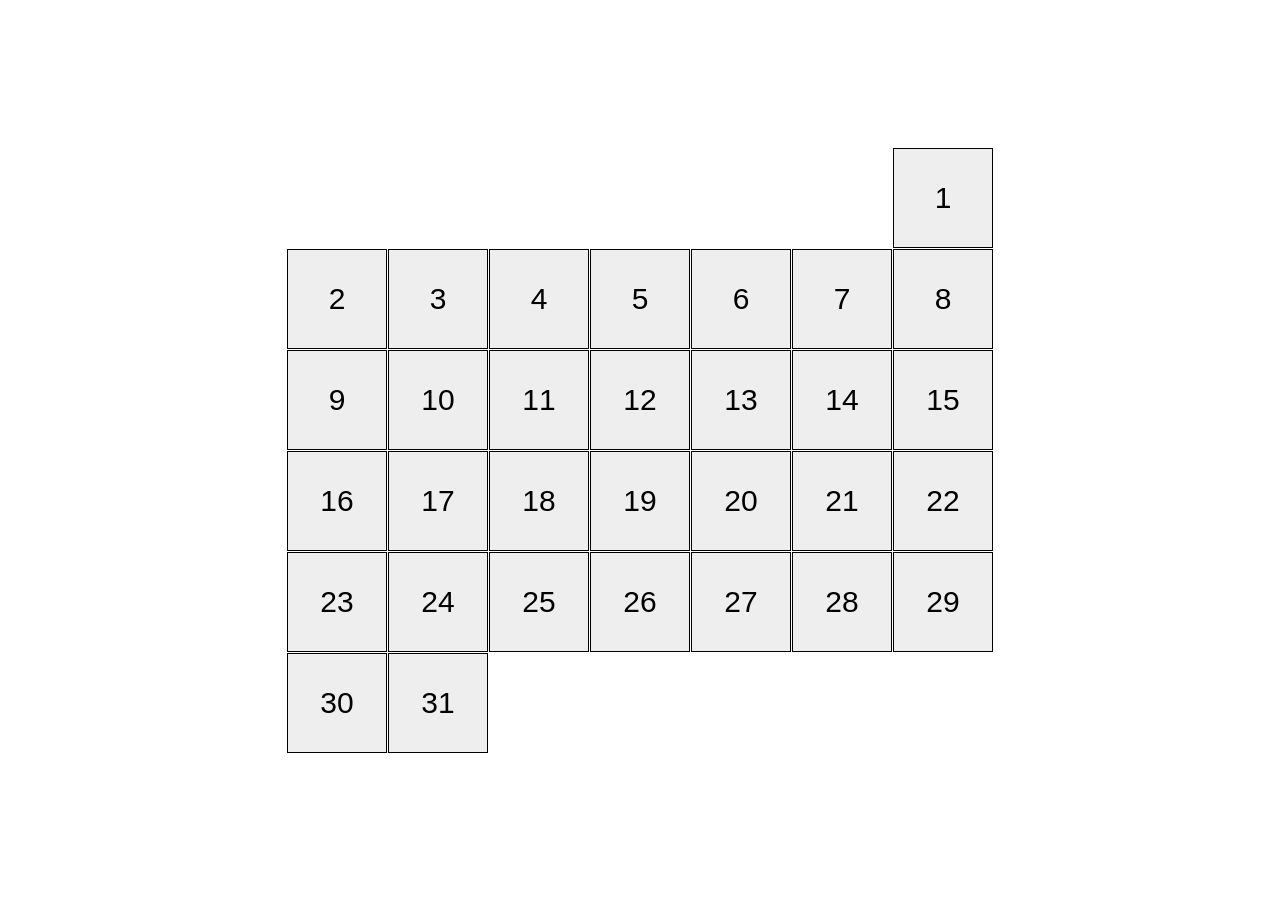
<file: index.html>
<!doctype html><html lang="en"><head><meta charset="utf-8"><meta name="viewport" content="width=device-width, initial-scale=1.0"><title>Calendar</title><link rel="stylesheet" href="index.0e001172.css"></head><body> <div class="calendar calendar--month-length-31 calendar--start-day-sun"> <div class="calendar__day"></div> <div class="calendar__day"></div> <div class="calendar__day"></div> <div class="calendar__day"></div> <div class="calendar__day"></div> <div class="calendar__day"></div> <div class="calendar__day"></div> <div class="calendar__day"></div> <div class="calendar__day"></div> <div class="calendar__day"></div> <div class="calendar__day"></div> <div class="calendar__day"></div> <div class="calendar__day"></div> <div class="calendar__day"></div> <div class="calendar__day"></div> <div class="calendar__day"></div> <div class="calendar__day"></div> <div class="calendar__day"></div> <div class="calendar__day"></div> <div class="calendar__day"></div> <div class="calendar__day"></div> <div class="calendar__day"></div> <div class="calendar__day"></div> <div class="calendar__day"></div> <div class="calendar__day"></div> <div class="calendar__day"></div> <div class="calendar__day"></div> <div class="calendar__day"></div> <div class="calendar__day"></div> <div class="calendar__day"></div> <div class="calendar__day"></div> </div> </body></html>
</file>
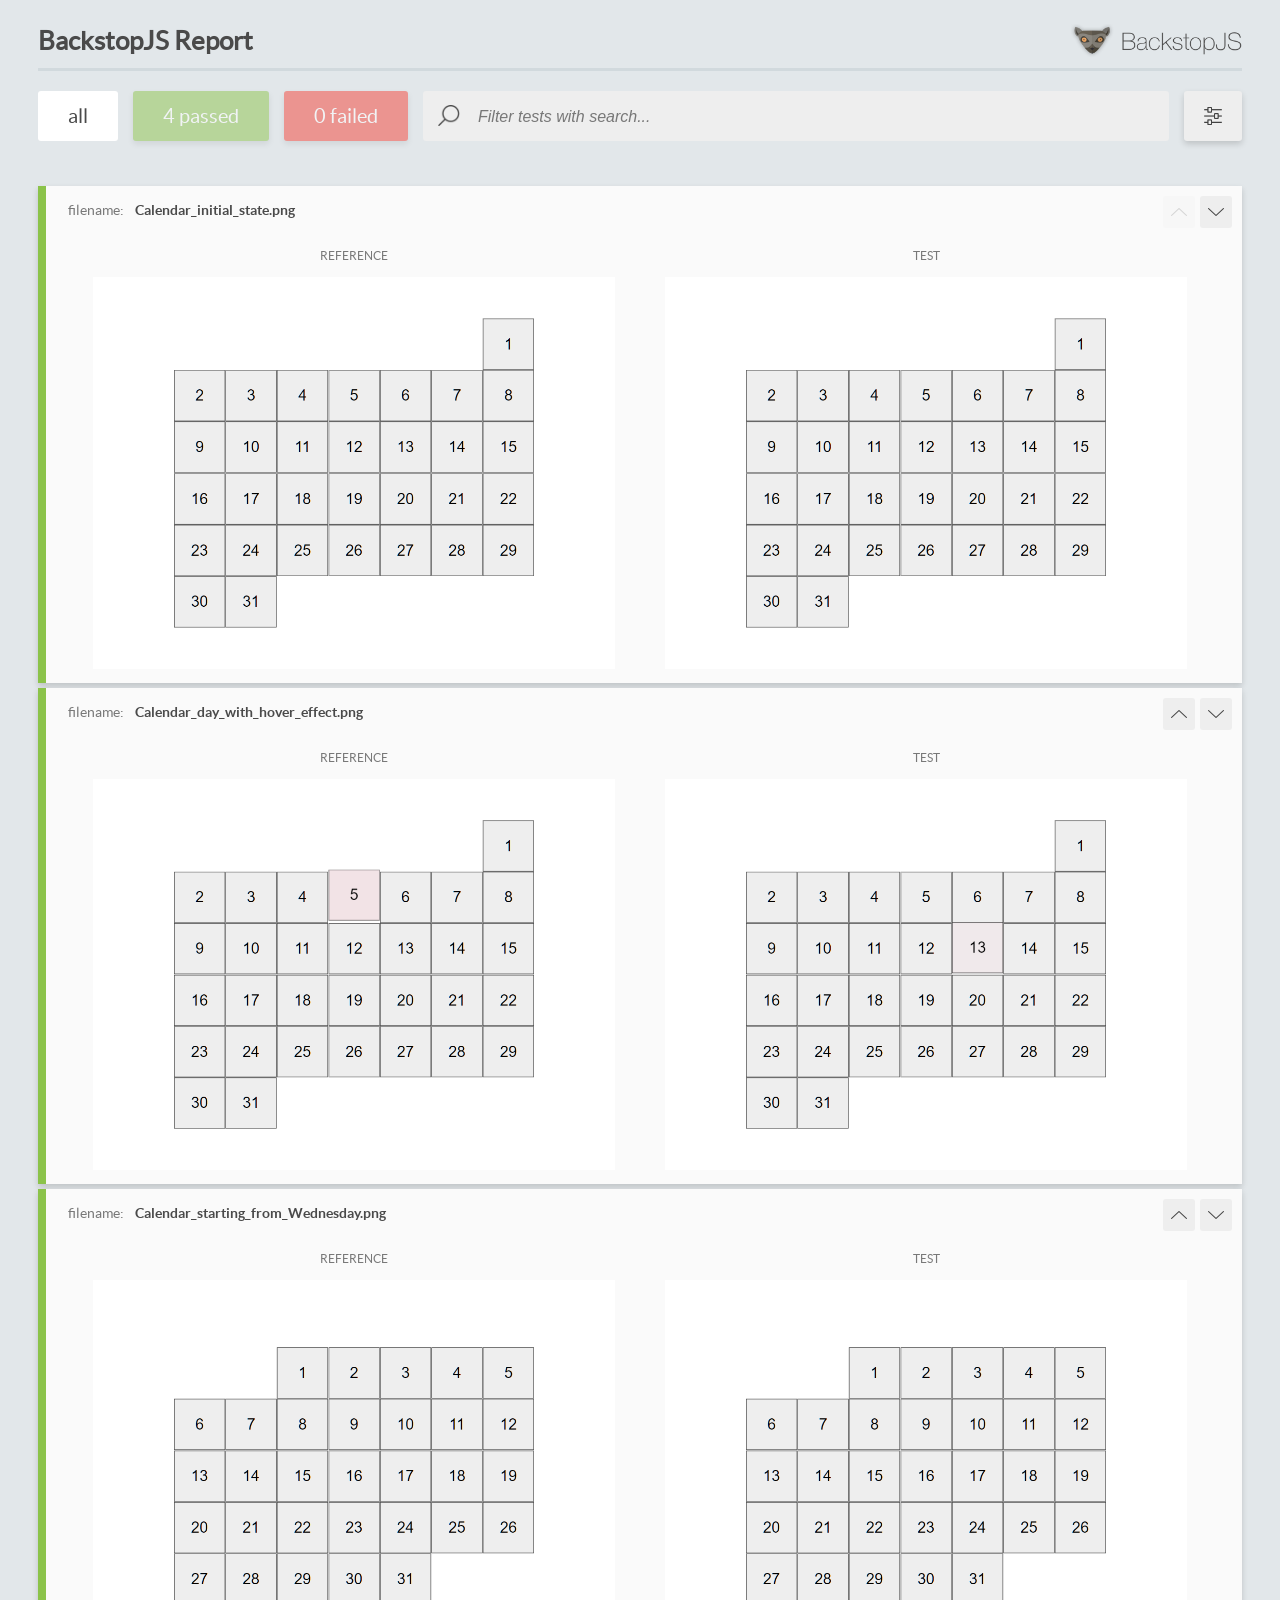
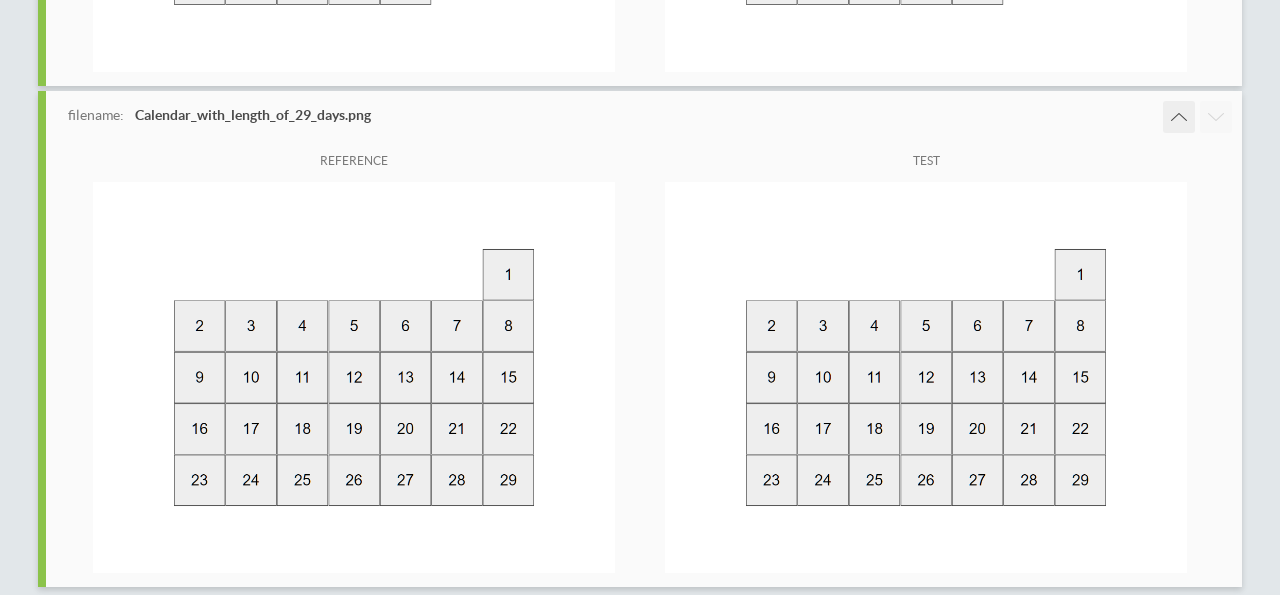
<file: report/html_report/index.html>
<!DOCTYPE html>
<html>
  <head>
    <meta charset="utf-8">
    <!-- Disable Cache -->
    <meta http-equiv="Cache-Control" content="no-cache, no-store, must-revalidate">
    <meta http-equiv="Pragma" content="no-cache">
    <meta http-equiv="Expires" content="0">

    <title>BackstopJS Report</title>

    <style>
      @font-face {
          font-family: 'latoregular';
          src: url('./assets/fonts/lato-regular-webfont.woff2') format('woff2'),
              url('./assets/fonts/lato-regular-webfont.woff') format('woff');
          font-weight: 400;
          font-style: normal;
      }
      @font-face {
          font-family: 'latobold';
          src: url('./assets/fonts/lato-bold-webfont.woff2') format('woff2'),
              url('./assets/fonts/lato-bold-webfont.woff') format('woff');
          font-weight: 700;
          font-style: normal;
      }

      .ReactModal__Body--open {
          overflow: hidden;
      }
      .ReactModal__Body--open .header {
        display: none;
      }

    </style>
  </head>
  <body style="background-color: #E2E7EA">
    <div id="root">

    </div>
    <script>
      function report (report) { // eslint-disable-line no-unused-vars
        window.tests = report;
      }
    </script>
    <script src="config.js"></script>
    <script src="index_bundle.js"></script>
  </body>
</html>
</file>
<file: index.0e001172.css>
.calendar__day:first-child:before{content:"1"}.calendar__day:nth-child(2):before{content:"2"}.calendar__day:nth-child(3):before{content:"3"}.calendar__day:nth-child(4):before{content:"4"}.calendar__day:nth-child(5):before{content:"5"}.calendar__day:nth-child(6):before{content:"6"}.calendar__day:nth-child(7):before{content:"7"}.calendar__day:nth-child(8):before{content:"8"}.calendar__day:nth-child(9):before{content:"9"}.calendar__day:nth-child(10):before{content:"10"}.calendar__day:nth-child(11):before{content:"11"}.calendar__day:nth-child(12):before{content:"12"}.calendar__day:nth-child(13):before{content:"13"}.calendar__day:nth-child(14):before{content:"14"}.calendar__day:nth-child(15):before{content:"15"}.calendar__day:nth-child(16):before{content:"16"}.calendar__day:nth-child(17):before{content:"17"}.calendar__day:nth-child(18):before{content:"18"}.calendar__day:nth-child(19):before{content:"19"}.calendar__day:nth-child(20):before{content:"20"}.calendar__day:nth-child(21):before{content:"21"}.calendar__day:nth-child(22):before{content:"22"}.calendar__day:nth-child(23):before{content:"23"}.calendar__day:nth-child(24):before{content:"24"}.calendar__day:nth-child(25):before{content:"25"}.calendar__day:nth-child(26):before{content:"26"}.calendar__day:nth-child(27):before{content:"27"}.calendar__day:nth-child(28):before{content:"28"}.calendar__day:nth-child(29):before{content:"29"}.calendar__day:nth-child(30):before{content:"30"}.calendar__day:nth-child(31):before{content:"31"}.calendar--start-day-mon .calendar__day:first-child{margin-left:0}.calendar--start-day-tue .calendar__day:first-child{margin-left:101px}.calendar--start-day-wed .calendar__day:first-child{margin-left:202px}.calendar--start-day-thu .calendar__day:first-child{margin-left:303px}.calendar--start-day-fri .calendar__day:first-child{margin-left:404px}.calendar--start-day-sat .calendar__day:first-child{margin-left:505px}.calendar--start-day-sun .calendar__day:first-child{margin-left:606px}.calendar--month-length-28 .calendar__day:nth-child(29),.calendar--month-length-28 .calendar__day:nth-child(30),.calendar--month-length-28 .calendar__day:nth-child(31),.calendar--month-length-29 .calendar__day:nth-child(30),.calendar--month-length-29 .calendar__day:nth-child(31),.calendar--month-length-30 .calendar__day:nth-child(31){display:none}body{justify-content:center;align-items:center;height:100vh;margin:0;display:flex}.calendar{box-sizing:border-box;flex-wrap:wrap;gap:1px;width:726px;padding-left:10px;padding-right:10px;display:flex}.calendar__day{box-sizing:border-box;cursor:default;background-color:#eee;border:1px solid #000;justify-content:center;align-items:center;width:100px;height:100px;font-family:Arial,sans-serif;transition:all .5s;display:flex}.calendar__day:before{font-size:30px}.calendar__day:hover{cursor:pointer;background-color:#ffbfcb;transform:translateY(-20px)}
/*# sourceMappingURL=index.0e001172.css.map */
</file>
